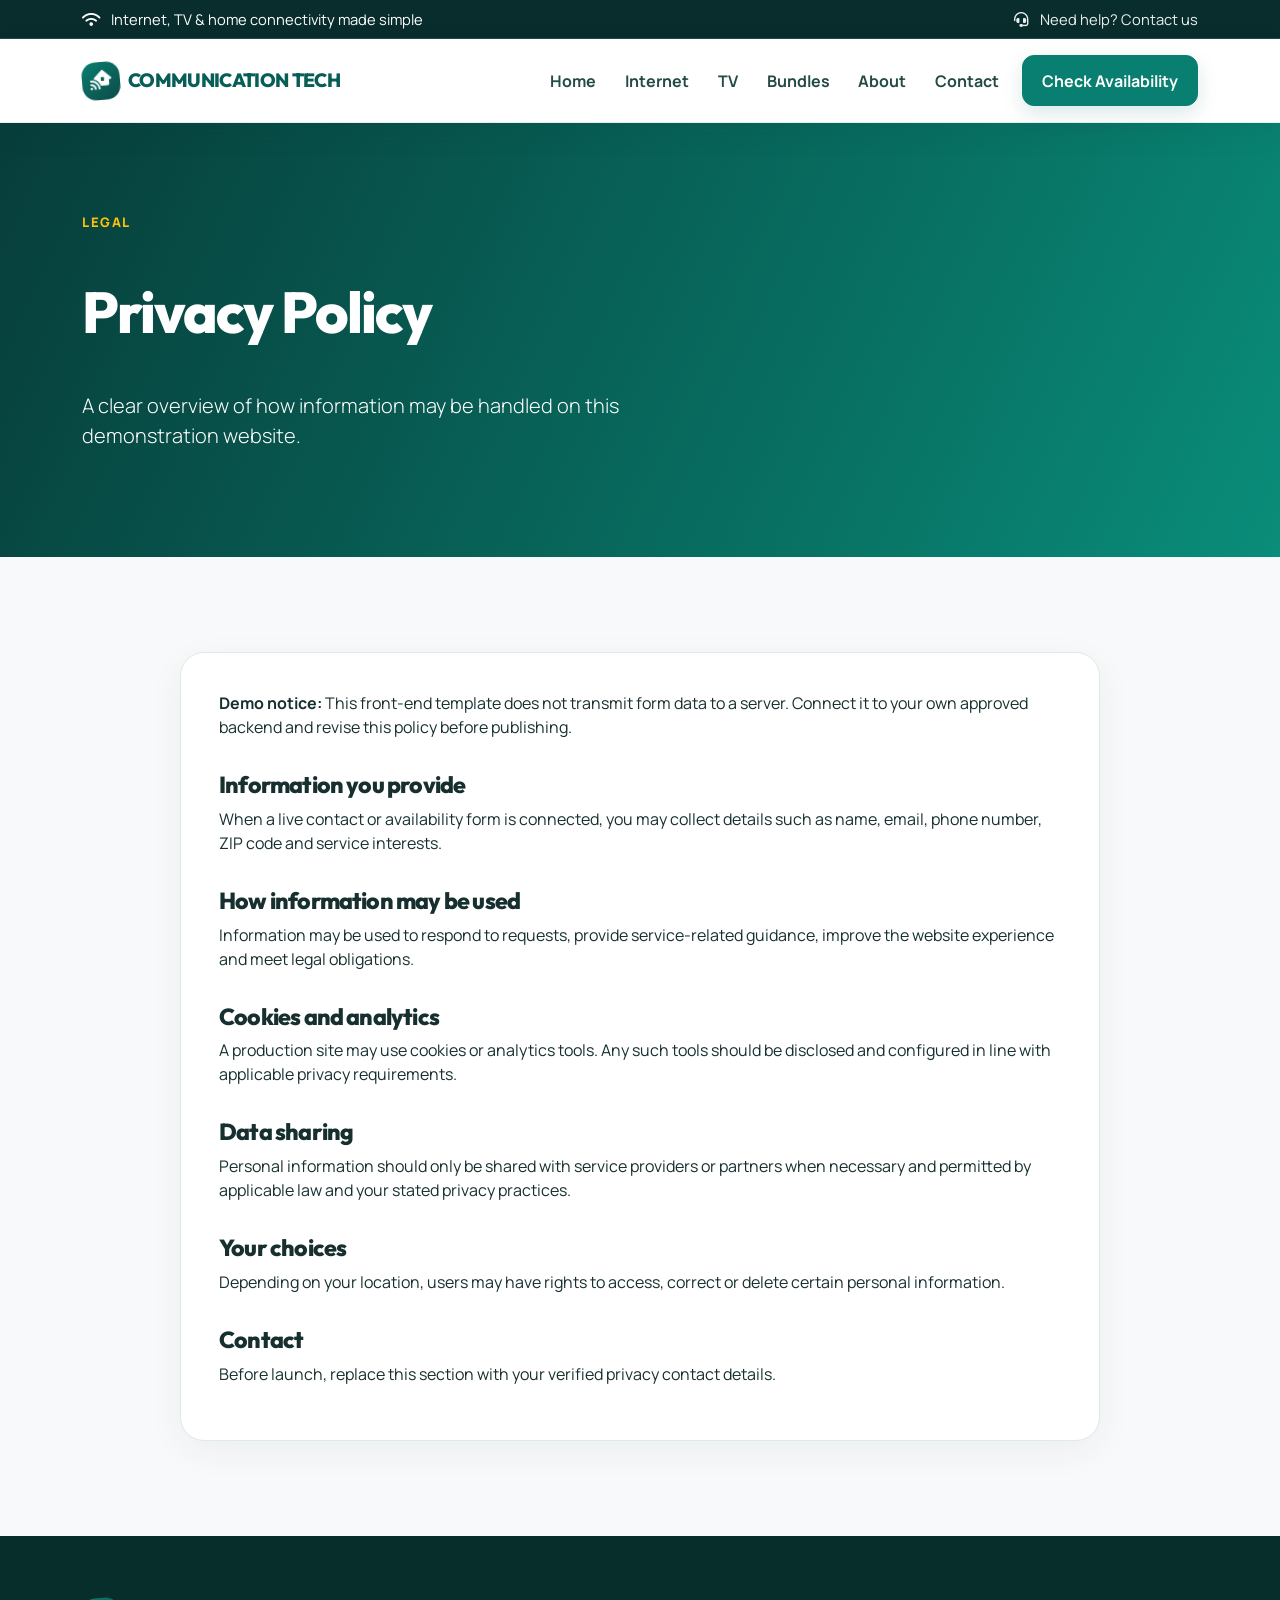
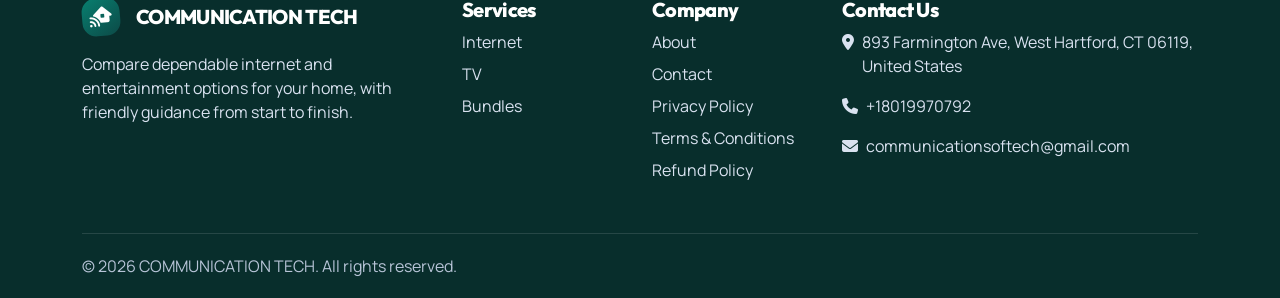
<file: privacy.html>
<!DOCTYPE html>

<html lang="en">
<head>
<meta charset="utf-8"/>
<meta content="width=device-width,initial-scale=1" name="viewport"/>
<title>
   Privacy Policy - COMMUNICATION TECH
  </title>
<meta content="Compare internet, TV and home connectivity options with COMMUNICATION TECH." name="description"/>
<link href="https://fonts.googleapis.com" rel="preconnect"/>
<link crossorigin="" href="https://fonts.gstatic.com" rel="preconnect"/>
<link href="https://fonts.googleapis.com/css2?family=Manrope:wght@400;500;600;700;800&amp;family=Outfit:wght@400;500;600;700;800&amp;display=swap" rel="stylesheet"/>
<link href="https://cdn.jsdelivr.net/npm/bootstrap@5.3.3/dist/css/bootstrap.min.css" rel="stylesheet"/>
<link href="https://cdnjs.cloudflare.com/ajax/libs/font-awesome/6.7.2/css/all.min.css" rel="stylesheet"/>
<link href="assets/css/style.css" rel="stylesheet"/>
</head>
<body>
<div class="topbar py-2">
<div class="container d-flex flex-wrap justify-content-between gap-2">
<span>
<i class="fa-solid fa-wifi me-2">
</i>
     Internet, TV &amp; home connectivity made simple
    </span>
<a href="contact.html">
<i class="fa-solid fa-headset me-2">
</i>
     Need help? Contact us
    </a>
</div>
</div>
<nav class="navbar navbar-expand-lg navbar-light sticky-top">
<div class="container py-2">
<a class="navbar-brand d-flex align-items-center" href="index.html">
<span class="brand-mark">
<i class="fa-solid fa-house-signal">
</i>
</span>
     COMMUNICATION TECH
    </a>
<button class="navbar-toggler" data-bs-target="#mainNav" data-bs-toggle="collapse" type="button">
<span class="navbar-toggler-icon">
</span>
</button>
<div class="collapse navbar-collapse" id="mainNav">
<ul class="navbar-nav ms-auto align-items-lg-center">
<li class="nav-item">
<a class="nav-link" href="index.html">
        Home
       </a>
</li>
<li class="nav-item">
<a class="nav-link" href="internet.html">
        Internet
       </a>
</li>
<li class="nav-item">
<a class="nav-link" href="tv.html">
        TV
       </a>
</li>
<li class="nav-item">
<a class="nav-link" href="bundles.html">
        Bundles
       </a>
</li>
<li class="nav-item">
<a class="nav-link" href="about.html">
        About
       </a>
</li>
<li class="nav-item">
<a class="nav-link" href="contact.html">
        Contact
       </a>
</li>
<li class="nav-item ms-lg-2">
<a class="btn btn-brand" href="contact.html">
        Check Availability
       </a>
</li>
</ul>
</div>
</div>
</nav>
<section class="inner-hero">
<div class="container">
<div class="section-kicker text-warning">
     Legal
    </div>
<h1>
     Privacy Policy
    </h1>
<p class="lead">
     A clear overview of how information may be handled on this demonstration website.
    </p>
</div>
</section>
<section class="section-pad bg-light">
<div class="container">
<div class="policy-card">
<p>
<strong>
       Demo notice:
      </strong>
      This front-end template does not transmit form data to a server. Connect it to your own approved backend and revise this policy before publishing.
     </p>
<h2>
      Information you provide
     </h2>
<p>
      When a live contact or availability form is connected, you may collect details such as name, email, phone number, ZIP code and service interests.
     </p>
<h2>
      How information may be used
     </h2>
<p>
      Information may be used to respond to requests, provide service-related guidance, improve the website experience and meet legal obligations.
     </p>
<h2>
      Cookies and analytics
     </h2>
<p>
      A production site may use cookies or analytics tools. Any such tools should be disclosed and configured in line with applicable privacy requirements.
     </p>
<h2>
      Data sharing
     </h2>
<p>
      Personal information should only be shared with service providers or partners when necessary and permitted by applicable law and your stated privacy practices.
     </p>
<h2>
      Your choices
     </h2>
<p>
      Depending on your location, users may have rights to access, correct or delete certain personal information.
     </p>
<h2>
      Contact
     </h2>
<p>
      Before launch, replace this section with your verified privacy contact details.
     </p>
</div>
</div>
</section>
<footer>
<div class="container">
<div class="row g-4">
<!-- Company Info -->
<div class="col-lg-4">
<h5 class="d-flex align-items-center gap-2">
<span class="brand-mark">
<i class="fa-solid fa-house-signal"></i>
</span>
                    COMMUNICATION TECH
                </h5>
<p class="mt-3 mb-0">
                    Compare dependable internet and entertainment options for your home,
                    with friendly guidance from start to finish.
                </p>
</div>
<!-- Services -->
<div class="col-6 col-lg-2">
<h5>Services</h5>
<ul class="list-unstyled">
<li class="mb-2">
<a href="internet.html">Internet</a>
</li>
<li class="mb-2">
<a href="tv.html">TV</a>
</li>
<li class="mb-2">
<a href="bundles.html">Bundles</a>
</li>
</ul>
</div>
<!-- Company -->
<div class="col-6 col-lg-2">
<h5>Company</h5>
<ul class="list-unstyled">
<li class="mb-2">
<a href="about.html">About</a>
</li>
<li class="mb-2">
<a href="contact.html">Contact</a>
</li>
<li class="mb-2">
<a href="privacy.html">Privacy Policy</a>
</li>
<li class="mb-2">
<a href="terms.html">Terms &amp; Conditions</a>
</li>
<li class="mb-2">
<a href="refund.html">Refund Policy</a>
</li>
</ul>
</div>
<!-- Contact Info -->
<div class="col-lg-4">
<h5>Contact Us</h5>
<ul class="list-unstyled footer-contact">
<li class="mb-3 d-flex align-items-start gap-2">
<i class="fa-solid fa-location-dot mt-1"></i>
<span>
                            893 Farmington Ave, West Hartford, CT 06119, United States
                        </span>
</li>
<li class="mb-3 d-flex align-items-center gap-2">
<i class="fa-solid fa-phone"></i>
<a href="tel:+18019970792">
                            +18019970792
                        </a>
</li>
<li class="mb-3 d-flex align-items-center gap-2">
<i class="fa-solid fa-envelope"></i>
<a href="mailto:communicationsoftech@gmail.com">
                            communicationsoftech@gmail.com
                        </a>
</li>
</ul>
</div>
</div>
<!-- Footer Bottom -->
<div class="footer-bottom d-flex flex-wrap justify-content-between gap-2">
<span>
                © <span class="current-year"></span>
                COMMUNICATION TECH. All rights reserved.
            </span>
</div>
</div>
</footer>
<script src="https://cdn.jsdelivr.net/npm/bootstrap@5.3.3/dist/js/bootstrap.bundle.min.js">
</script>
<script src="assets/js/main.js">
</script>
</body>
</html>
</file>
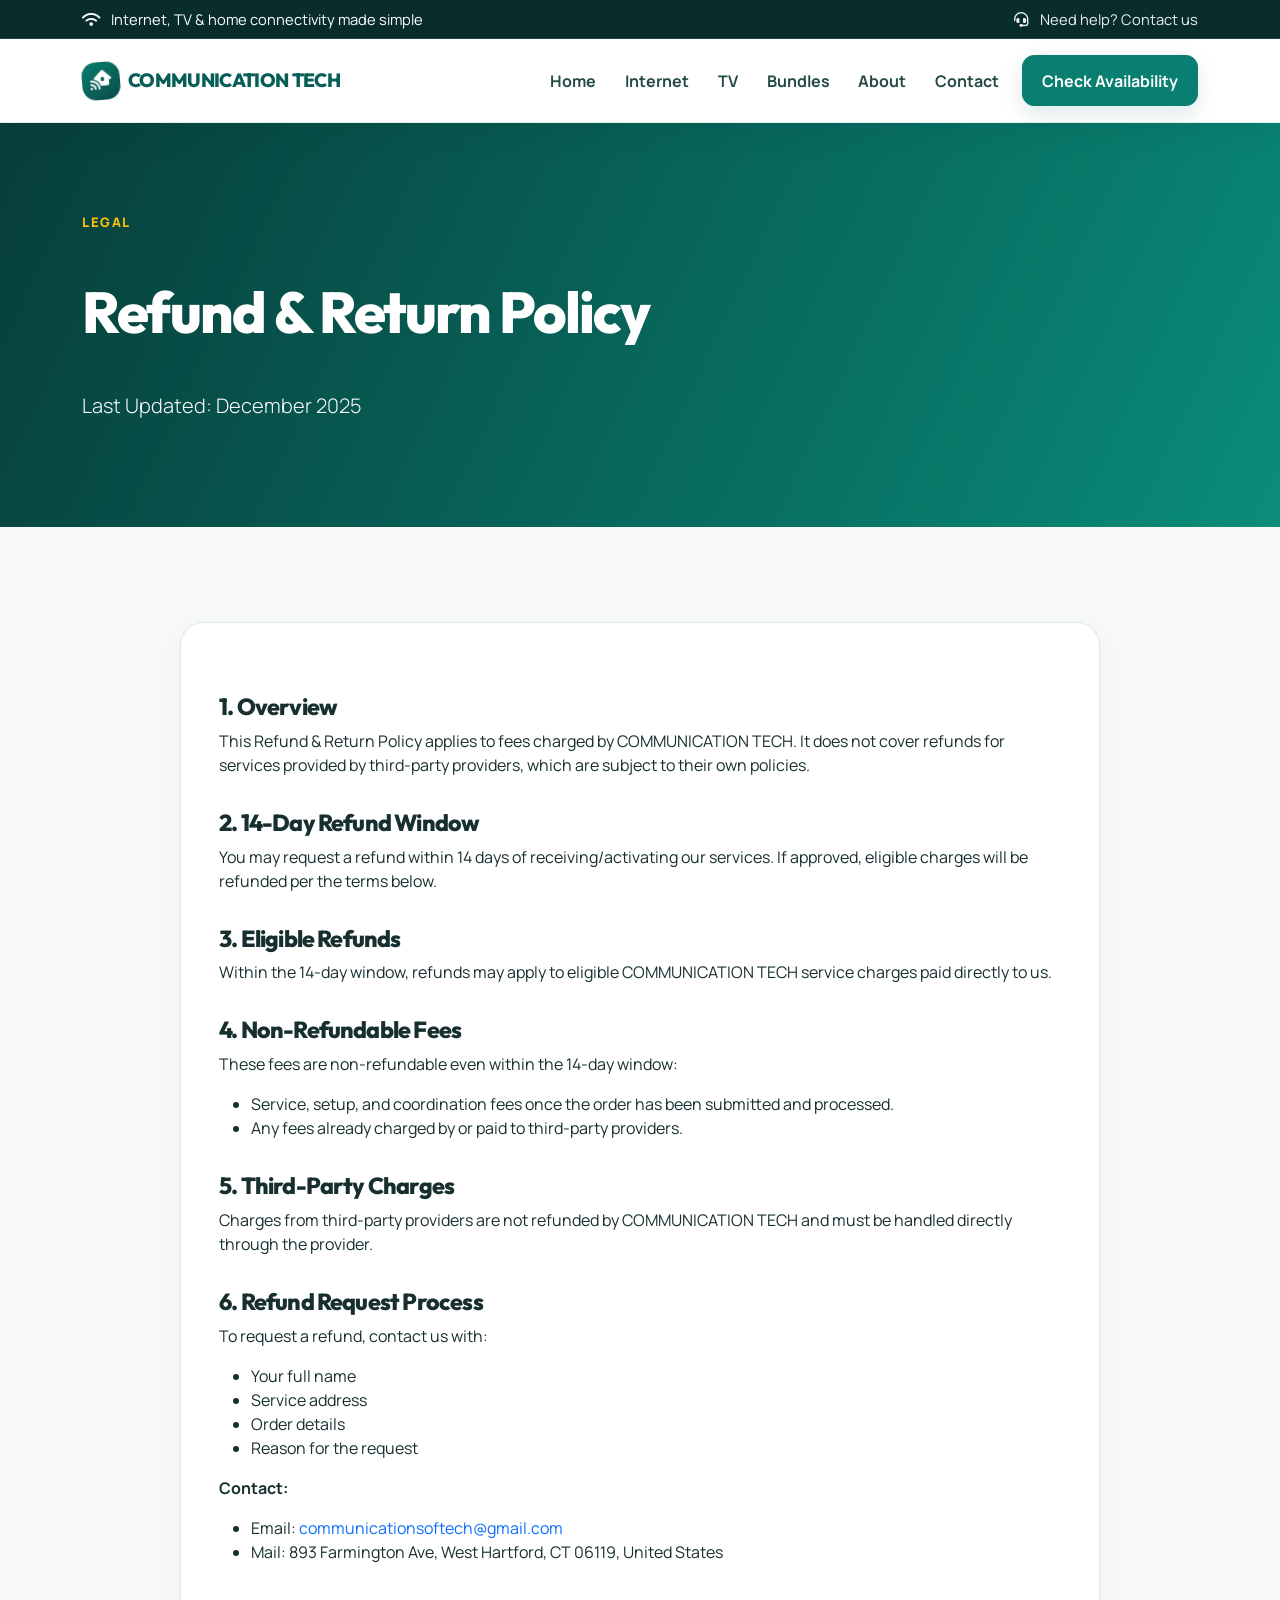
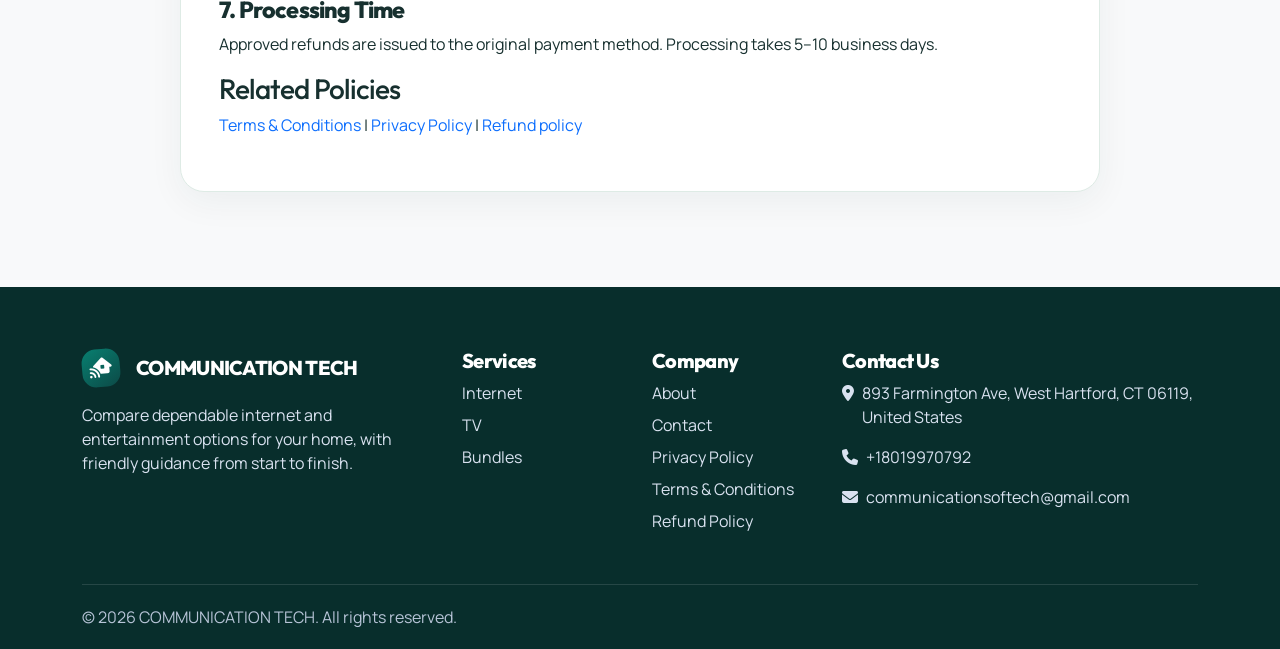
<file: refund.html>
<!DOCTYPE html>

<html lang="en">
<head>
<meta charset="utf-8"/>
<meta content="width=device-width,initial-scale=1" name="viewport"/>
<title>
   Terms &amp; Conditions - COMMUNICATION TECH
  </title>
<meta content="Compare internet, TV and home connectivity options with COMMUNICATION TECH." name="description"/>
<link href="https://fonts.googleapis.com" rel="preconnect"/>
<link crossorigin="" href="https://fonts.gstatic.com" rel="preconnect"/>
<link href="https://fonts.googleapis.com/css2?family=Manrope:wght@400;500;600;700;800&amp;family=Outfit:wght@400;500;600;700;800&amp;display=swap" rel="stylesheet"/>
<link href="https://cdn.jsdelivr.net/npm/bootstrap@5.3.3/dist/css/bootstrap.min.css" rel="stylesheet"/>
<link href="https://cdnjs.cloudflare.com/ajax/libs/font-awesome/6.7.2/css/all.min.css" rel="stylesheet"/>
<link href="assets/css/style.css" rel="stylesheet"/>
</head>
<body>
<div class="topbar py-2">
<div class="container d-flex flex-wrap justify-content-between gap-2">
<span>
<i class="fa-solid fa-wifi me-2">
</i>
     Internet, TV &amp; home connectivity made simple
    </span>
<a href="contact.html">
<i class="fa-solid fa-headset me-2">
</i>
     Need help? Contact us
    </a>
</div>
</div>
<nav class="navbar navbar-expand-lg navbar-light sticky-top">
<div class="container py-2">
<a class="navbar-brand d-flex align-items-center" href="index.html">
<span class="brand-mark">
<i class="fa-solid fa-house-signal">
</i>
</span>
     COMMUNICATION TECH
    </a>
<button class="navbar-toggler" data-bs-target="#mainNav" data-bs-toggle="collapse" type="button">
<span class="navbar-toggler-icon">
</span>
</button>
<div class="collapse navbar-collapse" id="mainNav">
<ul class="navbar-nav ms-auto align-items-lg-center">
<li class="nav-item">
<a class="nav-link" href="index.html">
        Home
       </a>
</li>
<li class="nav-item">
<a class="nav-link" href="internet.html">
        Internet
       </a>
</li>
<li class="nav-item">
<a class="nav-link" href="tv.html">
        TV
       </a>
</li>
<li class="nav-item">
<a class="nav-link" href="bundles.html">
        Bundles
       </a>
</li>
<li class="nav-item">
<a class="nav-link" href="about.html">
        About
       </a>
</li>
<li class="nav-item">
<a class="nav-link" href="contact.html">
        Contact
       </a>
</li>
<li class="nav-item ms-lg-2">
<a class="btn btn-brand" href="contact.html">
        Check Availability
       </a>
</li>
</ul>
</div>
</div>
</nav>
<section class="inner-hero">
<div class="container">
<div class="section-kicker text-warning">
     Legal
    </div>
<h1>
     Refund &amp; Return Policy
    </h1>
<p class="lead">
     Last Updated: December 2025
    </p>
</div>
</section>
<section class="section-pad bg-light">
<div class="container">
<div class="policy-card">
<h2>1. Overview</h2>
<p>
        This Refund &amp; Return Policy applies to fees charged by COMMUNICATION TECH.
        It does not cover refunds for services provided by third-party providers, which are
        subject to their own policies.
      </p>
<h2>2. 14-Day Refund Window</h2>
<p>
        You may request a refund within 14 days of receiving/activating our services.
        If approved, eligible charges will be refunded per the terms below.
      </p>
<h2>3. Eligible Refunds</h2>
<p>
        Within the 14-day window, refunds may apply to eligible COMMUNICATION TECH
        service charges paid directly to us.
      </p>
<h2>4. Non-Refundable Fees</h2>
<p>These fees are non-refundable even within the 14-day window:</p>
<ul>
<li>
          Service, setup, and coordination fees once the order has been submitted and processed.
        </li>
<li>
          Any fees already charged by or paid to third-party providers.
        </li>
</ul>
<h2>5. Third-Party Charges</h2>
<p>
        Charges from third-party providers are not refunded by COMMUNICATION TECH
        and must be handled directly through the provider.
      </p>
<h2>6. Refund Request Process</h2>
<p>To request a refund, contact us with:</p>
<ul>
<li>Your full name</li>
<li>Service address</li>
<li>Order details</li>
<li>Reason for the request</li>
</ul>
<p>
<strong>Contact:</strong>
</p>
<ul>
<li>
          Email:
          <a href="mailto:communicationsoftech@gmail.com">
            communicationsoftech@gmail.com
          </a>
</li>
<li>
          Mail: 893 Farmington Ave, West Hartford, CT 06119, United States
        </li>
</ul>
<h2>7. Processing Time</h2>
<p>
        Approved refunds are issued to the original payment method.
        Processing takes 5–10 business days.
      </p>
<h3>Related Policies</h3>
<p>
<a href="terms.html">
          Terms &amp; Conditions
        </a>
        |
        <a href="privacy.html">
          Privacy Policy
        </a>
        |
        <a href="refund.html">
          Refund policy
        </a>
</p>
</div>
</div>
</section>
<footer>
<div class="container">
<div class="row g-4">
<!-- Company Info -->
<div class="col-lg-4">
<h5 class="d-flex align-items-center gap-2">
<span class="brand-mark">
<i class="fa-solid fa-house-signal"></i>
</span>
                    COMMUNICATION TECH
                </h5>
<p class="mt-3 mb-0">
                    Compare dependable internet and entertainment options for your home,
                    with friendly guidance from start to finish.
                </p>
</div>
<!-- Services -->
<div class="col-6 col-lg-2">
<h5>Services</h5>
<ul class="list-unstyled">
<li class="mb-2">
<a href="internet.html">Internet</a>
</li>
<li class="mb-2">
<a href="tv.html">TV</a>
</li>
<li class="mb-2">
<a href="bundles.html">Bundles</a>
</li>
</ul>
</div>
<!-- Company -->
<div class="col-6 col-lg-2">
<h5>Company</h5>
<ul class="list-unstyled">
<li class="mb-2">
<a href="about.html">About</a>
</li>
<li class="mb-2">
<a href="contact.html">Contact</a>
</li>
<li class="mb-2">
<a href="privacy.html">Privacy Policy</a>
</li>
<li class="mb-2">
<a href="terms.html">Terms &amp; Conditions</a>
</li>
<li class="mb-2">
<a href="refund.html">Refund Policy</a>
</li>
</ul>
</div>
<!-- Contact Info -->
<div class="col-lg-4">
<h5>Contact Us</h5>
<ul class="list-unstyled footer-contact">
<li class="mb-3 d-flex align-items-start gap-2">
<i class="fa-solid fa-location-dot mt-1"></i>
<span>
                            893 Farmington Ave, West Hartford, CT 06119, United States
                        </span>
</li>
<li class="mb-3 d-flex align-items-center gap-2">
<i class="fa-solid fa-phone"></i>
<a href="tel:+18019970792">
                            +18019970792
                        </a>
</li>
<li class="mb-3 d-flex align-items-center gap-2">
<i class="fa-solid fa-envelope"></i>
<a href="mailto:communicationsoftech@gmail.com">
                            communicationsoftech@gmail.com
                        </a>
</li>
</ul>
</div>
</div>
<!-- Footer Bottom -->
<div class="footer-bottom d-flex flex-wrap justify-content-between gap-2">
<span>
                © <span class="current-year"></span>
                COMMUNICATION TECH. All rights reserved.
            </span>
</div>
</div>
</footer>
<script src="https://cdn.jsdelivr.net/npm/bootstrap@5.3.3/dist/js/bootstrap.bundle.min.js">
</script>
<script src="assets/js/main.js">
</script>
</body>
</html>
</file>
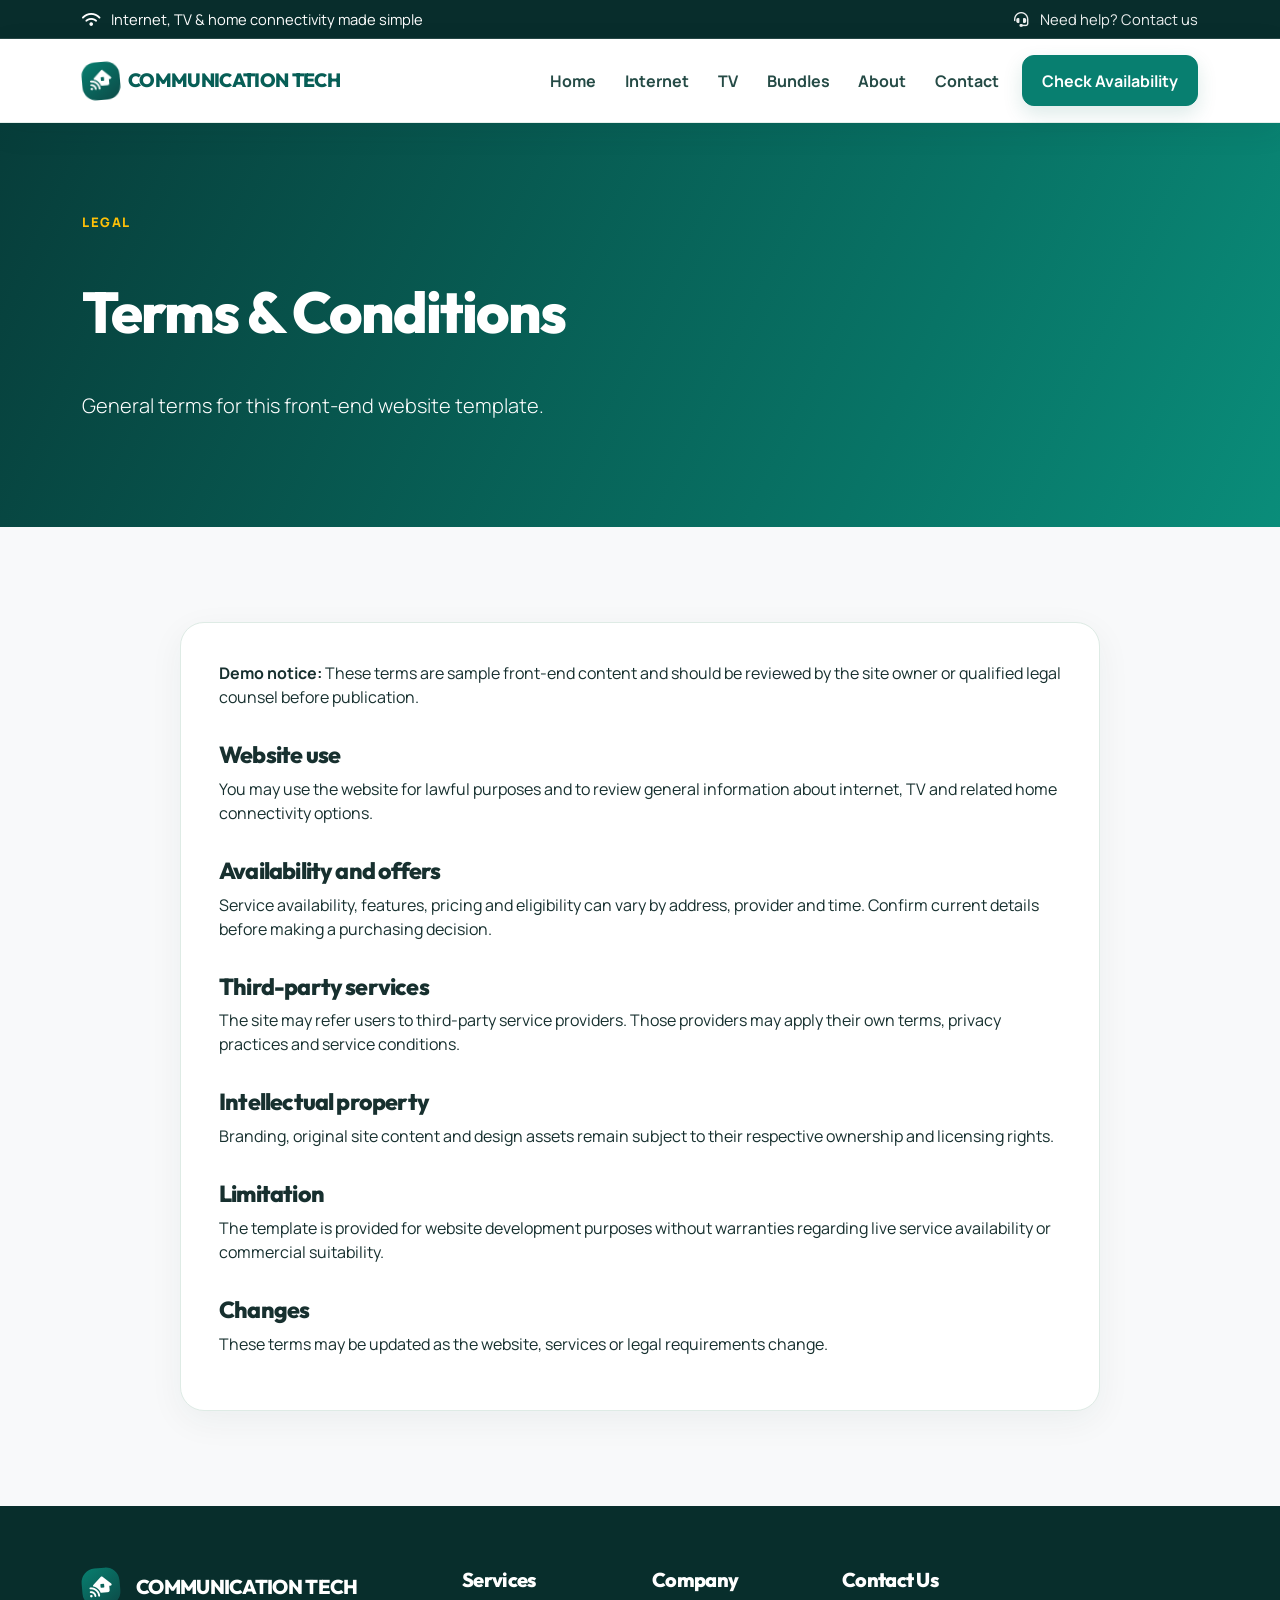
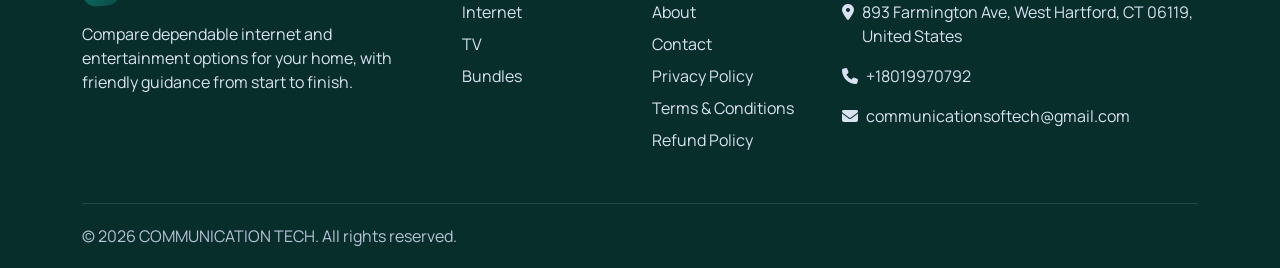
<file: terms.html>
<!DOCTYPE html>

<html lang="en">
<head>
<meta charset="utf-8"/>
<meta content="width=device-width,initial-scale=1" name="viewport"/>
<title>
   Terms &amp; Conditions - COMMUNICATION TECH
  </title>
<meta content="Compare internet, TV and home connectivity options with COMMUNICATION TECH." name="description"/>
<link href="https://fonts.googleapis.com" rel="preconnect"/>
<link crossorigin="" href="https://fonts.gstatic.com" rel="preconnect"/>
<link href="https://fonts.googleapis.com/css2?family=Manrope:wght@400;500;600;700;800&amp;family=Outfit:wght@400;500;600;700;800&amp;display=swap" rel="stylesheet"/>
<link href="https://cdn.jsdelivr.net/npm/bootstrap@5.3.3/dist/css/bootstrap.min.css" rel="stylesheet"/>
<link href="https://cdnjs.cloudflare.com/ajax/libs/font-awesome/6.7.2/css/all.min.css" rel="stylesheet"/>
<link href="assets/css/style.css" rel="stylesheet"/>
</head>
<body>
<div class="topbar py-2">
<div class="container d-flex flex-wrap justify-content-between gap-2">
<span>
<i class="fa-solid fa-wifi me-2">
</i>
     Internet, TV &amp; home connectivity made simple
    </span>
<a href="contact.html">
<i class="fa-solid fa-headset me-2">
</i>
     Need help? Contact us
    </a>
</div>
</div>
<nav class="navbar navbar-expand-lg navbar-light sticky-top">
<div class="container py-2">
<a class="navbar-brand d-flex align-items-center" href="index.html">
<span class="brand-mark">
<i class="fa-solid fa-house-signal">
</i>
</span>
     COMMUNICATION TECH
    </a>
<button class="navbar-toggler" data-bs-target="#mainNav" data-bs-toggle="collapse" type="button">
<span class="navbar-toggler-icon">
</span>
</button>
<div class="collapse navbar-collapse" id="mainNav">
<ul class="navbar-nav ms-auto align-items-lg-center">
<li class="nav-item">
<a class="nav-link" href="index.html">
        Home
       </a>
</li>
<li class="nav-item">
<a class="nav-link" href="internet.html">
        Internet
       </a>
</li>
<li class="nav-item">
<a class="nav-link" href="tv.html">
        TV
       </a>
</li>
<li class="nav-item">
<a class="nav-link" href="bundles.html">
        Bundles
       </a>
</li>
<li class="nav-item">
<a class="nav-link" href="about.html">
        About
       </a>
</li>
<li class="nav-item">
<a class="nav-link" href="contact.html">
        Contact
       </a>
</li>
<li class="nav-item ms-lg-2">
<a class="btn btn-brand" href="contact.html">
        Check Availability
       </a>
</li>
</ul>
</div>
</div>
</nav>
<section class="inner-hero">
<div class="container">
<div class="section-kicker text-warning">
     Legal
    </div>
<h1>
     Terms &amp; Conditions
    </h1>
<p class="lead">
     General terms for this front-end website template.
    </p>
</div>
</section>
<section class="section-pad bg-light">
<div class="container">
<div class="policy-card">
<p>
<strong>
       Demo notice:
      </strong>
      These terms are sample front-end content and should be reviewed by the site owner or qualified legal counsel before publication.
     </p>
<h2>
      Website use
     </h2>
<p>
      You may use the website for lawful purposes and to review general information about internet, TV and related home connectivity options.
     </p>
<h2>
      Availability and offers
     </h2>
<p>
      Service availability, features, pricing and eligibility can vary by address, provider and time. Confirm current details before making a purchasing decision.
     </p>
<h2>
      Third-party services
     </h2>
<p>
      The site may refer users to third-party service providers. Those providers may apply their own terms, privacy practices and service conditions.
     </p>
<h2>
      Intellectual property
     </h2>
<p>
      Branding, original site content and design assets remain subject to their respective ownership and licensing rights.
     </p>
<h2>
      Limitation
     </h2>
<p>
      The template is provided for website development purposes without warranties regarding live service availability or commercial suitability.
     </p>
<h2>
      Changes
     </h2>
<p>
      These terms may be updated as the website, services or legal requirements change.
     </p>
</div>
</div>
</section>
<footer>
<div class="container">
<div class="row g-4">
<!-- Company Info -->
<div class="col-lg-4">
<h5 class="d-flex align-items-center gap-2">
<span class="brand-mark">
<i class="fa-solid fa-house-signal"></i>
</span>
                    COMMUNICATION TECH
                </h5>
<p class="mt-3 mb-0">
                    Compare dependable internet and entertainment options for your home,
                    with friendly guidance from start to finish.
                </p>
</div>
<!-- Services -->
<div class="col-6 col-lg-2">
<h5>Services</h5>
<ul class="list-unstyled">
<li class="mb-2">
<a href="internet.html">Internet</a>
</li>
<li class="mb-2">
<a href="tv.html">TV</a>
</li>
<li class="mb-2">
<a href="bundles.html">Bundles</a>
</li>
</ul>
</div>
<!-- Company -->
<div class="col-6 col-lg-2">
<h5>Company</h5>
<ul class="list-unstyled">
<li class="mb-2">
<a href="about.html">About</a>
</li>
<li class="mb-2">
<a href="contact.html">Contact</a>
</li>
<li class="mb-2">
<a href="privacy.html">Privacy Policy</a>
</li>
<li class="mb-2">
<a href="terms.html">Terms &amp; Conditions</a>
</li>
<li class="mb-2">
<a href="refund.html">Refund Policy</a>
</li>
</ul>
</div>
<!-- Contact Info -->
<div class="col-lg-4">
<h5>Contact Us</h5>
<ul class="list-unstyled footer-contact">
<li class="mb-3 d-flex align-items-start gap-2">
<i class="fa-solid fa-location-dot mt-1"></i>
<span>
                            893 Farmington Ave, West Hartford, CT 06119, United States
                        </span>
</li>
<li class="mb-3 d-flex align-items-center gap-2">
<i class="fa-solid fa-phone"></i>
<a href="tel:+18019970792">
                            +18019970792
                        </a>
</li>
<li class="mb-3 d-flex align-items-center gap-2">
<i class="fa-solid fa-envelope"></i>
<a href="mailto:communicationsoftech@gmail.com">
                            communicationsoftech@gmail.com
                        </a>
</li>
</ul>
</div>
</div>
<!-- Footer Bottom -->
<div class="footer-bottom d-flex flex-wrap justify-content-between gap-2">
<span>
                © <span class="current-year"></span>
                COMMUNICATION TECH. All rights reserved.
            </span>
</div>
</div>
</footer>
<script src="https://cdn.jsdelivr.net/npm/bootstrap@5.3.3/dist/js/bootstrap.bundle.min.js">
</script>
<script src="assets/js/main.js">
</script>
</body>
</html>
</file>
<file: assets/css/style.css>
:root {
  --primary: #0d4da1;
  --primary-dark: #082f68;
  --accent: #ff7a21;
  --ink: #14213d;
  --muted: #667085;
  --soft: #f5f8fc;
  --line: #e6ebf2;
}

* {
  box-sizing: border-box;
}

html {
  scroll-behavior: smooth;
}

body {
  margin: 0;
  font-family: "Inter", Arial, sans-serif;
  color: var(--ink);
  background: #ffffff;
}

a {
  text-decoration: none;
}

.topbar {
  background: var(--primary-dark);
  color: #ffffff;
  font-size: 0.92rem;
}

.topbar a {
  color: #ffffff;
  opacity: 0.92;
}

.navbar {
  background: #ffffff;
  box-shadow: 0 8px 28px rgba(17, 38, 71, 0.08);
}

.navbar-brand {
  font-weight: 800;
  color: var(--primary) !important;
  letter-spacing: -0.4px;
}

.navbar-brand .brand-mark,
footer .brand-mark {
  width: 38px;
  height: 38px;
  display: inline-grid;
  place-items: center;
  margin-right: 8px;
  border-radius: 12px;
  background: linear-gradient(135deg, var(--primary), #2f7cdb);
  color: #ffffff;
}

.nav-link {
  padding: 0.8rem 0.9rem !important;
  font-weight: 600;
  color: #24324a !important;
}

.nav-link:hover,
.nav-link.active {
  color: var(--primary) !important;
}

.btn-brand {
  padding: 0.78rem 1.2rem;
  border-color: var(--accent);
  border-radius: 999px;
  background: var(--accent);
  color: #ffffff;
  font-weight: 700;
}

.btn-brand:hover {
  border-color: #ec6812;
  background: #ec6812;
  color: #ffffff;
}

.btn-outline-brand {
  padding: 0.7rem 1.15rem;
  border: 2px solid var(--primary);
  border-radius: 999px;
  color: var(--primary);
  font-weight: 700;
}

.btn-outline-brand:hover {
  background: var(--primary);
  color: #ffffff;
}

.hero {
  min-height: 650px;
  display: flex;
  align-items: center;
  background:
    linear-gradient(90deg, rgba(7, 32, 73, 0.88), rgba(7, 32, 73, 0.58)),
    url("https://images.unsplash.com/photo-1587614382346-4ec70e388b28?auto=format&fit=crop&w=1800&q=85") center / cover no-repeat;
  color: #ffffff;
}

.hero h1 {
  font-size: clamp(2.5rem, 5vw, 4.8rem);
  line-height: 1.02;
  font-weight: 800;
  letter-spacing: -2px;
}
.pricing-section {
    background: #f7f9fc;
}

.pricing-badge {
    display: inline-block;
    padding: 8px 18px;
    border-radius: 50px;
    background: rgba(13, 110, 253, 0.1);
    color: #0d6efd;
    font-weight: 700;
    font-size: 14px;
}

.pricing-card {
    position: relative;
    background: #ffffff;
    border: 1px solid #e9edf3;
    border-radius: 24px;
    padding: 35px 30px;
    overflow: hidden;
    transition: 0.4s ease;
    box-shadow: 0 10px 35px rgba(0, 0, 0, 0.06);
}

.pricing-card::before {
    content: "";
    position: absolute;
    width: 150px;
    height: 150px;
    border-radius: 50%;
    background: rgba(13, 110, 253, 0.07);
    right: -70px;
    top: -70px;
    transition: 0.5s ease;
}

.pricing-card:hover {
    transform: translateY(-12px);
    box-shadow: 0 22px 55px rgba(0, 0, 0, 0.13);
    border-color: rgba(13, 110, 253, 0.3);
}

.pricing-card:hover::before {
    width: 210px;
    height: 210px;
}

.pricing-card.featured {
    border: 2px solid #0d6efd;
    transform: translateY(-8px);
}

.pricing-card.featured:hover {
    transform: translateY(-16px);
}

.popular-label {
    position: absolute;
    top: 18px;
    right: -38px;
    background: #0d6efd;
    color: #ffffff;
    font-size: 12px;
    font-weight: 700;
    padding: 8px 42px;
    transform: rotate(45deg);
}

.pricing-icon {
    width: 68px;
    height: 68px;
    display: flex;
    align-items: center;
    justify-content: center;
    border-radius: 18px;
    background: linear-gradient(135deg, #0d6efd, #5a8ff7);
    color: #ffffff;
    font-size: 28px;
    margin-bottom: 24px;
    box-shadow: 0 10px 25px rgba(13, 110, 253, 0.22);
    transition: 0.35s ease;
}

.pricing-card:hover .pricing-icon {
    transform: scale(1.1) rotate(6deg);
}

.pricing-card h4 {
    font-size: 23px;
    font-weight: 800;
    margin-bottom: 7px;
}

.plan-subtitle {
    color: #7a8493;
    margin-bottom: 22px;
}

.price-box {
    display: flex;
    align-items: flex-start;
    margin-bottom: 28px;
}

.currency {
    font-size: 22px;
    font-weight: 700;
    margin-top: 8px;
}

.price {
    font-size: 52px;
    line-height: 1;
    font-weight: 800;
    color: #111827;
}

.month {
    align-self: flex-end;
    margin-left: 4px;
    color: #7a8493;
    margin-bottom: 5px;
}

.pricing-list {
    list-style: none;
    padding: 0;
    margin: 0 0 28px;
}

.pricing-list li {
    display: flex;
    align-items: center;
    gap: 10px;
    margin-bottom: 14px;
    color: #4b5563;
}

.pricing-list i {
    color: #0d6efd;
}

.pricing-btn {
    background: #0d6efd;
    color: #ffffff;
    border-radius: 12px;
    font-weight: 700;
    padding: 12px 18px;
    transition: 0.3s ease;
}

.pricing-btn:hover {
    background: #084298;
    color: #ffffff;
    transform: translateY(-2px);
}
.hero p {
  max-width: 660px;
  font-size: 1.14rem;
  color: rgba(255, 255, 255, 0.9);
}

.hero-card {
  padding: 1.3rem;
  border-radius: 24px;
  background: #ffffff;
  color: var(--ink);
  box-shadow: 0 22px 65px rgba(0, 0, 0, 0.22);
}

.hero-card .form-control {
  padding: 0.9rem 1rem;
  border-color: #d7deea;
  border-radius: 14px;
}

.hero-badge {
  display: inline-flex;
  align-items: center;
  gap: 0.5rem;
  padding: 0.5rem 0.8rem;
  border: 1px solid rgba(255, 255, 255, 0.23);
  border-radius: 999px;
  background: rgba(255, 255, 255, 0.12);
  font-weight: 700;
}

.section-pad {
  padding: 88px 0;
}

.section-title {
  font-size: clamp(2rem, 4vw, 3rem);
  font-weight: 800;
  letter-spacing: -1px;
}

.section-kicker {
  color: var(--accent);
  font-size: 0.82rem;
  font-weight: 800;
  letter-spacing: 1.5px;
  text-transform: uppercase;
}

.text-muted2 {
  color: var(--muted);
}

.service-card {
  height: 100%;
  padding: 28px;
  border: 1px solid var(--line);
  border-radius: 22px;
  background: #ffffff;
  box-shadow: 0 12px 35px rgba(15, 42, 77, 0.05);
  transition: 0.25s ease;
}

.service-card:hover {
  transform: translateY(-6px);
  box-shadow: 0 20px 45px rgba(15, 42, 77, 0.12);
}

.icon-box {
  width: 58px;
  height: 58px;
  display: grid;
  place-items: center;
  margin-bottom: 1.1rem;
  border-radius: 16px;
  background: #eaf2ff;
  color: var(--primary);
  font-size: 1.35rem;
}

.plan-card {
  position: relative;
  height: 100%;
  overflow: hidden;
  padding: 30px;
  border: 1px solid var(--line);
  border-radius: 24px;
  background: #ffffff;
}

.plan-card.featured {
  border: 2px solid var(--primary);
  box-shadow: 0 18px 55px rgba(13, 77, 161, 0.13);
}

.plan-label {
  position: absolute;
  top: 18px;
  right: -35px;
  padding: 6px 42px;
  transform: rotate(35deg);
  background: var(--accent);
  color: #ffffff;
  font-size: 0.75rem;
  font-weight: 800;
}

.plan-price {
  color: var(--primary);
  font-size: 2.3rem;
  font-weight: 800;
}

.check-list {
  margin: 0;
  padding: 0;
  list-style: none;
}

.check-list li {
  margin: 0.8rem 0;
  color: #40516c;
}

.check-list i {
  margin-right: 0.55rem;
  color: #1aa76c;
}

.split-img {
  width: 100%;
  height: 480px;
  object-fit: cover;
  border-radius: 28px;
}

.stats {
  padding: 38px;
  border-radius: 30px;
  background: linear-gradient(135deg, var(--primary-dark), var(--primary));
  color: #ffffff;
}

.stat-num {
  font-size: 2.25rem;
  font-weight: 800;
}

.cta {
  padding: 54px;
  border-radius: 30px;
  background: linear-gradient(135deg, #082f68, #0d4da1 55%, #256cc6);
  color: #ffffff;
}

.inner-hero {
  padding: 115px 0 85px;
  background:
    linear-gradient(90deg, rgba(6, 38, 82, 0.9), rgba(13, 77, 161, 0.72)),
    url("https://images.unsplash.com/photo-1558494949-ef010cbdcc31?auto=format&fit=crop&w=1800&q=85") center / cover;
  color: #ffffff;
}

.inner-hero h1 {
  font-size: clamp(2.4rem, 5vw, 4rem);
  font-weight: 800;
}

.policy-card {
  max-width: 920px;
  margin: auto;
  padding: 38px;
  border: 1px solid var(--line);
  border-radius: 24px;
  background: #ffffff;
  box-shadow: 0 12px 35px rgba(15, 42, 77, 0.05);
}

.policy-card h2 {
  margin-top: 2rem;
  font-size: 1.45rem;
  font-weight: 800;
}

.contact-card {
  height: 100%;
  padding: 26px;
  border: 1px solid var(--line);
  border-radius: 22px;
  background: #ffffff;
}

.form-control,
.form-select {
  padding: 0.82rem 0.95rem;
  border-radius: 12px;
}

footer {
  padding-top: 62px;
  background: #071d3d;
  color: #d9e2f0;
}

footer h5 {
  color: #ffffff;
  font-weight: 800;
}

footer a {
  color: #d9e2f0;
}

footer a:hover {
  color: #ffffff;
}

.footer-bottom {
  margin-top: 35px;
  padding: 20px 0;
  border-top: 1px solid rgba(255, 255, 255, 0.12);
  color: #b7c4d7;
}

@media (max-width: 991.98px) {
  .hero {
    min-height: auto;
    padding: 110px 0 80px;
  }

  .hero h1 {
    letter-spacing: -1px;
  }

  .section-pad {
    padding: 68px 0;
  }

  .split-img {
    height: 380px;
  }
}

/* COMMUNICATION TECH — 2026 visual refresh */
:root {--primary:#075e56;--primary-dark:#073d3a;--accent:#f3b84c;--ink:#17302f;--muted:#657a78;--soft:#f1f8f5;--line:#dceae4;}
body{font-family:Manrope,Arial,sans-serif;background:#f8fbf9;color:var(--ink)}
h1,h2,h3,h4,h5,.navbar-brand{font-family:Outfit,Manrope,sans-serif;letter-spacing:-.035em}
.topbar{background:#082d2c;border-bottom:1px solid rgba(255,255,255,.13)}
.navbar{background:rgba(255,255,255,.96);backdrop-filter:blur(18px);box-shadow:0 8px 30px rgba(5,53,46,.08);border-bottom:1px solid #e5efeb}
.navbar-brand{font-size:1.2rem;letter-spacing:-.035em}
.navbar-brand .brand-mark,footer .brand-mark{background:linear-gradient(145deg,#087f70,#0c4a47);border-radius:14px;transform:rotate(-5deg)}
.nav-link{font-weight:700;color:#254b46!important}.nav-link:hover,.nav-link.active{color:#098675!important}
.btn-brand,.pricing-btn{background:#087f70!important;border-color:#087f70!important;color:white!important;border-radius:12px!important;box-shadow:0 8px 20px rgba(0,105,91,.14)}
.btn-brand:hover,.pricing-btn:hover{background:#075a52!important;transform:translateY(-3px);box-shadow:0 14px 28px rgba(0,105,91,.22)}
.btn,.service-card,.plan-card,.pricing-card,.contact-card,.icon-box{transition:transform .28s ease,box-shadow .28s ease,background .28s ease}
.hero{min-height:650px;background:linear-gradient(105deg,rgba(4,42,40,.96) 4%,rgba(4,65,57,.87) 57%,rgba(8,92,78,.43)),url('https://images.unsplash.com/photo-1600607687939-ce8a6c25118c?auto=format&fit=crop&w=1800&q=85') center/cover no-repeat;position:relative;overflow:hidden}
.hero:after{content:'';position:absolute;right:-130px;bottom:-190px;width:470px;height:470px;border:1px solid rgba(255,255,255,.17);border-radius:50%;pointer-events:none}
.hero .container{position:relative;z-index:1}.hero h1{font-size:clamp(3rem,5.5vw,5.4rem);letter-spacing:-.055em;line-height:1.04}.hero p{color:#d7ebe4}
.hero-card{background:#fff!important;border:1px solid rgba(255,255,255,.4);border-radius:26px!important;box-shadow:0 26px 75px rgba(0,20,17,.3);transform:rotate(1deg)}
.hero-badge,.pricing-badge{border-radius:50px!important;background:rgba(243,184,76,.17)!important;color:#ffe3a0!important;border:1px solid rgba(243,184,76,.35)}
.inner-hero{padding:90px 0;background:linear-gradient(115deg,#073d3a,#087466 70%,#0a8d7a);position:relative;overflow:hidden}
.inner-hero .container{display:grid;grid-template-columns:minmax(0,1fr) minmax(240px,.72fr);align-items:center;gap:3rem}
.inner-hero .container>p,.inner-hero .container>h1,.inner-hero .container>.section-kicker{grid-column:1}
.inner-hero .container>h1{font-size:clamp(2.6rem,4.5vw,4.6rem);line-height:1.08;margin:0}
.inner-hero .hero-photo-wrap{grid-column:2;grid-row:1 / span 3;align-self:stretch;min-height:235px;max-height:320px;border-radius:28px;overflow:hidden;transform:rotate(2deg);box-shadow:0 22px 50px rgba(0,20,17,.25);border:5px solid rgba(255,255,255,.2)}
.hero-photo-wrap img{width:100%;height:100%;object-fit:cover}
.section-pad{padding-top:95px;padding-bottom:95px}.section-kicker{color:#b57817}.section-title{letter-spacing:-.045em}
.service-card,.plan-card,.pricing-card,.contact-card,.policy-card{border:1px solid #deebe5!important;border-radius:24px!important;background:#fff;box-shadow:0 10px 35px rgba(6,61,51,.055)}
.service-card:hover,.plan-card:hover,.pricing-card:hover{transform:translateY(-9px)!important;box-shadow:0 24px 50px rgba(6,61,51,.13)}
.icon-box,.pricing-icon{background:#e4f5ec!important;color:#087f70!important;border-radius:17px!important}
.split-img{border-radius:28px!important;box-shadow:20px 22px 0 #dcefe5;object-fit:cover}
.stats{background:#e9f5ef!important}.cta{background:linear-gradient(115deg,#073d3a,#087466 70%,#0c937f)!important;border-radius:30px!important}
footer{background:#082e2c!important}footer a:hover{color:#f3b84c!important}
.form-control:focus,.form-select:focus{border-color:#087f70;box-shadow:0 0 0 .2rem rgba(8,127,112,.14)}
@media(max-width:991.98px){.inner-hero .container{display:block}.inner-hero .hero-photo-wrap{margin-top:28px;height:230px}.hero-card{transform:none}.hero{min-height:auto;padding:80px 0}}
@media(prefers-reduced-motion:reduce){*,*:before,*:after{transition:none!important;animation:none!important}}
</file>
